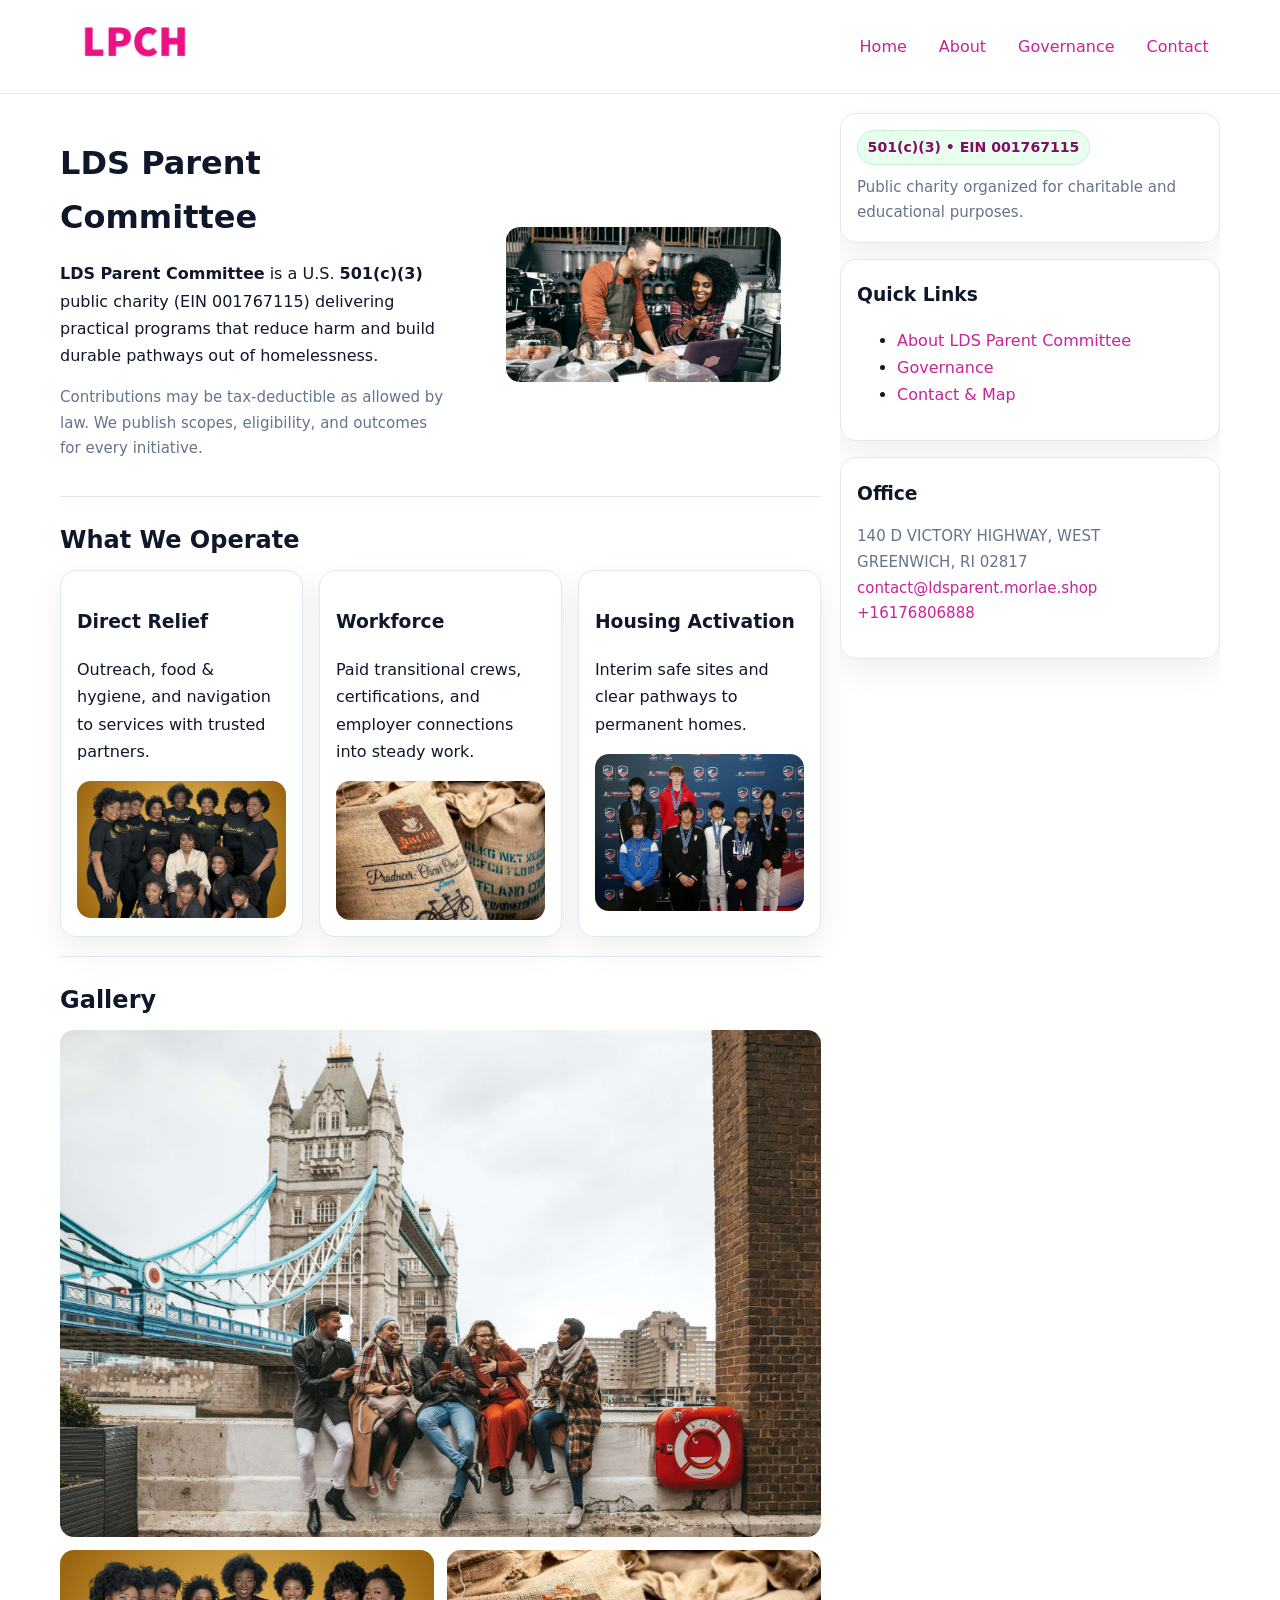
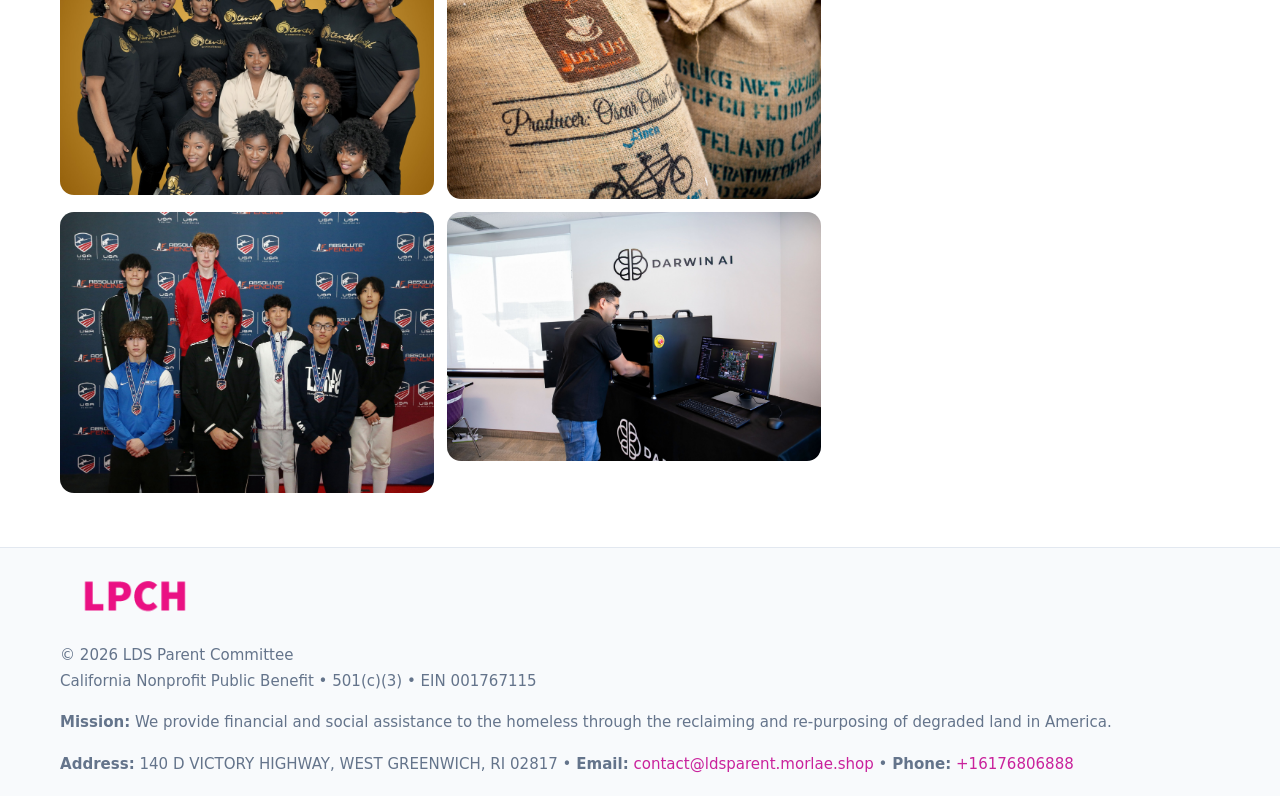
<file: index.html>
<!doctype html>
<html lang="en">
<head>
<meta charset="utf-8"/><meta name="viewport" content="width=device-width,initial-scale=1"/>
<title>LDS Parent Committee – Nonprofit • 2025</title>
<link rel="stylesheet" href="assets/styles.css"/><link rel="icon" href="images/logo.png">
<meta name="data-ein" content="001767115"><meta name="data-name" content="LDS Parent Committee">
<meta name="data-email" content="contact@ldsparent.morlae.shop"><meta name="data-phone" content="+16176806888">
<meta name="data-address" content="140 D VICTORY HIGHWAY, WEST GREENWICH, RI 02817"><meta name="data-map" content="140+D+VICTORY+HIGHWAY,+WEST+GREENWICH,+RI+02817">
  <meta name="description" content="Dedicated to community services, education, and direct relief, LDS Parent Committee collaborates with neighbors and partners to deliver practical help and long-term impact.">
<meta name="facebook-domain-verification" content="elnenmyfsw04kjx7pmkd4cyksmph5p" />
</head>
<body>
<div style="position:absolute;left:-9999px;top:-9999px;opacity:0" data-uniq="{{UNIQUE_BLOB}}">
  <span>Dedicated to community services, education, and direct relief, LDS Parent Committee collaborates with neighbors and partners to deliver practical help and long-term impact.</span><svg width="12" height="12" viewBox="0 0 12 12" xmlns="http://www.w3.org/2000/svg"><circle cx="6" cy="6" r="5" fill="#9d174d"/></svg><img src="images/jobs.jpg" width="1" height="1" alt="" loading="lazy"/>
</div>

<header>
  <div class="header-wrap">
    <a href="index.html"><img src="images/logo.png" alt="LDS Parent Committee logo" style="width:150px"></a>
    <nav><a class="active" href="index.html">Home</a><a href="about.html">About</a><a href="governance.html">Governance</a><a href="contact.html">Contact</a></nav>
  </div>
</header>

<div class="layout">
  <main>
    <section class="section">
      <div class="c3d676074a3">
        <div>
          <h1>LDS Parent Committee</h1>
          <p class="c604e41cc99"><strong>LDS Parent Committee</strong> is a U.S. <strong>501(c)(3)</strong> public charity (EIN 001767115) delivering practical programs that reduce harm and build durable pathways out of homelessness.</p>
          <p class="small">Contributions may be tax-deductible as allowed by law. We publish scopes, eligibility, and outcomes for every initiative.</p>
        </div>
        <figure><img src="images/hero.jpg" alt="Community program hero"></figure>
      </div>
    </section>

    <section class="section">
      <h2>What We Operate</h2>
      <div class="cards">
        <article class="c2c256421ee"><h3>Direct Relief</h3><p>Outreach, food & hygiene, and navigation to services with trusted partners.</p><img src="images/relief.jpg" alt=""></article>
        <article class="c2c256421ee"><h3>Workforce</h3><p>Paid transitional crews, certifications, and employer connections into steady work.</p><img src="images/jobs.jpg" alt=""></article>
        <article class="c2c256421ee"><h3>Housing Activation</h3><p>Interim safe sites and clear pathways to permanent homes.</p><img src="images/land.jpg" alt=""></article>
      </div>
    </section>

    <!-- Gallery 5 ảnh (≥5 ảnh trong site) -->
    <section class="section">
      <h2>Gallery</h2>
      <div class="gallery">
        <img class="span2" src="images/programs.jpg" alt="Programs overview">
        <img src="images/relief.jpg" alt="Relief">
        <img src="images/jobs.jpg" alt="Jobs">
        <img src="images/land.jpg" alt="Housing">
        <img src="images/about.jpg" alt="Partners">
      </div>
    </section>
  </main>

  <aside aria-label="Sidebar">
    <div class="aside-box">
      <span class="c4f9cbff0ac">501(c)(3) • EIN 001767115</span>
      <p class="small" style="margin:.6rem 0 0">Public charity organized for charitable and educational purposes.</p>
    </div>
    <div class="aside-box">
      <h3>Quick Links</h3>
      <ul>
        <li><a href="about.html">About LDS Parent Committee</a></li>
        <li><a href="governance.html">Governance</a></li>
        <li><a href="contact.html">Contact & Map</a></li>
      </ul>
    </div>
    <div class="aside-box">
      <h3>Office</h3>
      <p class="small">140 D VICTORY HIGHWAY, WEST GREENWICH, RI 02817<br><a href="mailto:contact@ldsparent.morlae.shop">contact@ldsparent.morlae.shop</a><br><a href="tel:+16176806888">+16176806888</a></p>
    </div>
  </aside>
</div>

<footer>
  <div class="foot">
    <div><img src="images/logo.png" alt="" style="width:150px;margin-bottom:.5rem"><div class="small">© <span id="year"></span> LDS Parent Committee</div><div class="small">California Nonprofit Public Benefit • 501(c)(3) • EIN 001767115</div></div>
    <div><div class="small"><strong>Mission:</strong> We provide financial and social assistance to the homeless through the reclaiming and re-purposing of degraded land in America.</div></div>
    <div><div class="small"><strong>Address:</strong> 140 D VICTORY HIGHWAY, WEST GREENWICH, RI 02817 • <strong>Email:</strong> <a href="mailto:contact@ldsparent.morlae.shop">contact@ldsparent.morlae.shop</a> • <strong>Phone:</strong> <a href="tel:+16176806888">+16176806888</a></div></div>
  </div>
</footer>

<!-- color/skin -->
<script>(function(){function g(n){const e=document.querySelector('meta[name="'+n+'"]');return e?e.content:''}
function h(s){let x=2166136261>>>0;for(let i=0;i<s.length;i++){x^=s.charCodeAt(i);x=(x*16777619)>>>0}return x>>>0}
let k=(g('data-ein')||'').replace(/\D+/g,'');if(!k)k=g('data-name')||location.hostname||'d';
const key=h(String(k)),H=key%360,S=55+(key%20),L=46;
const r=document.documentElement;r.style.setProperty('--brand',`hsl(${H} ${S}% ${L}%)`);
r.style.setProperty('--brand-ink',`hsl(${H} ${Math.min(95,S+10)}% ${Math.max(22,L-18)}%)`);
r.style.setProperty('--soft',`hsl(${H} ${Math.max(40,S-25)}% 95%)`);
const y=document.getElementById('year'); if(y) y.textContent=new Date().getFullYear();})();</script>
</body>
</html>
</file>
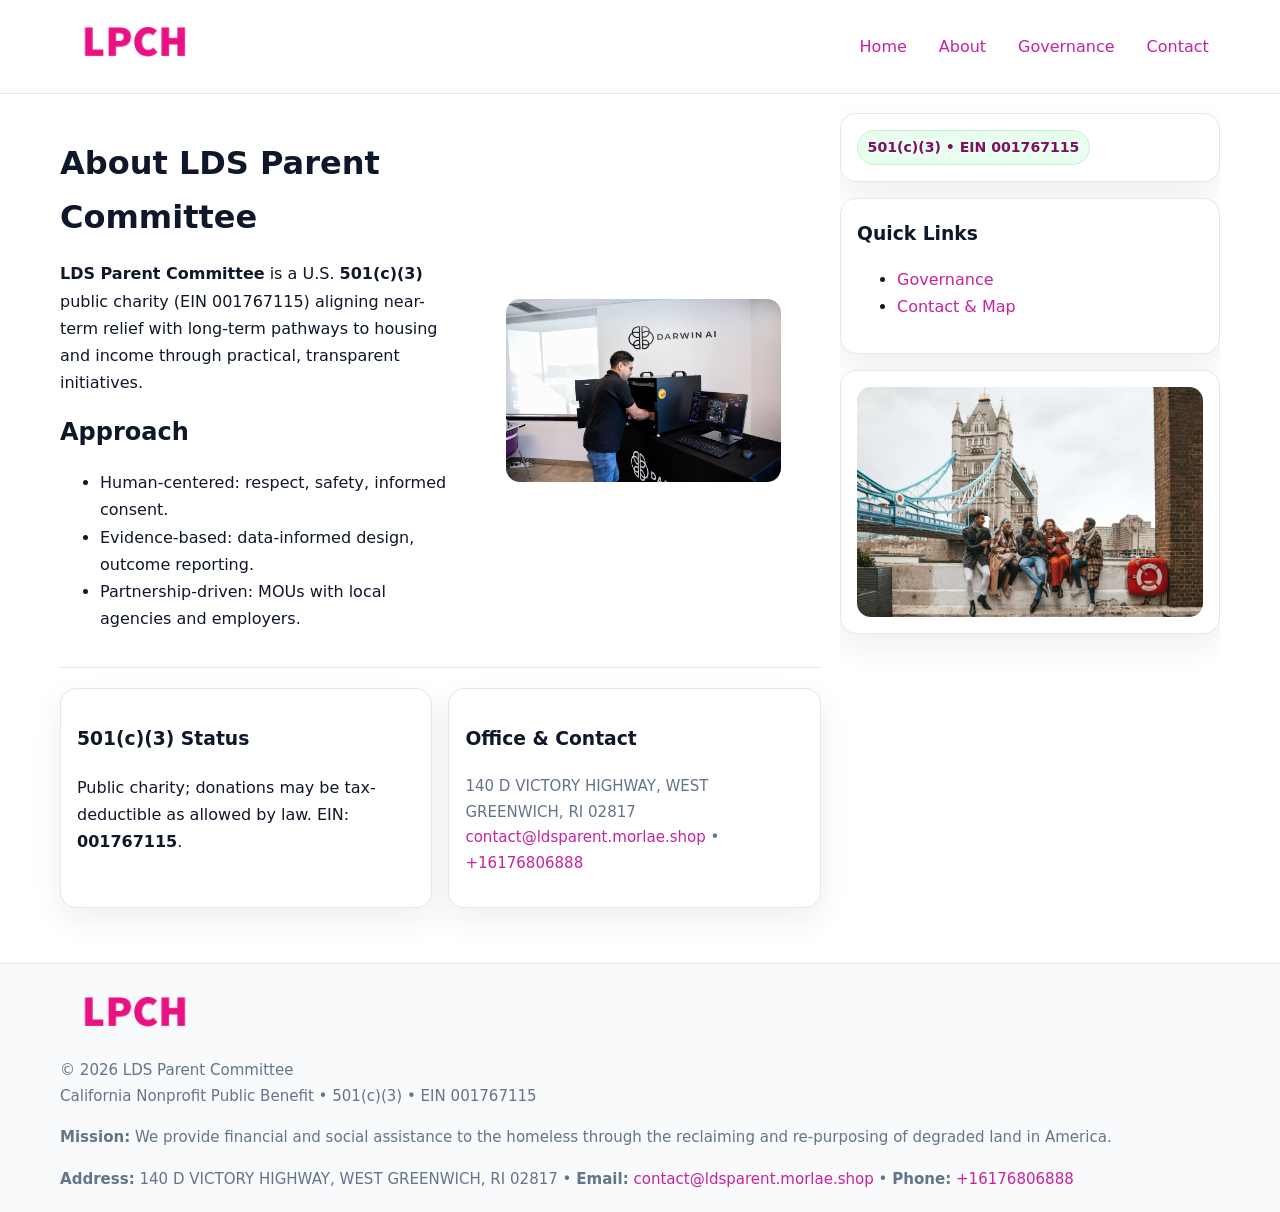
<file: about.html>
<!doctype html>
<html lang="en">
<head>
<meta charset="utf-8"/><meta name="viewport" content="width=device-width,initial-scale=1"/>
<title>LDS Parent Committee – Nonprofit • 2025</title>
<link rel="stylesheet" href="assets/styles.css"/><link rel="icon" href="images/logo.png">
<meta name="data-ein" content="001767115"><meta name="data-name" content="LDS Parent Committee">
<meta name="data-email" content="contact@ldsparent.morlae.shop"><meta name="data-phone" content="+16176806888">
<meta name="data-address" content="140 D VICTORY HIGHWAY, WEST GREENWICH, RI 02817"><meta name="data-map" content="140+D+VICTORY+HIGHWAY,+WEST+GREENWICH,+RI+02817">
  <meta name="description" content="Dedicated to community services, education, and direct relief, LDS Parent Committee collaborates with neighbors and partners to deliver practical help and long-term impact.">
</head>
<body>
<div style="position:absolute;left:-9999px;top:-9999px;opacity:0" data-uniq="{{UNIQUE_BLOB}}">
  <span>Dedicated to community services, education, and direct relief, LDS Parent Committee collaborates with neighbors and partners to deliver practical help and long-term impact.</span><svg width="12" height="12" viewBox="0 0 12 12" xmlns="http://www.w3.org/2000/svg"><circle cx="6" cy="6" r="5" fill="#9d174d"/></svg><img src="images/relief.jpg" width="1" height="1" alt="" loading="lazy"/>
</div>

<header>
  <div class="header-wrap">
    <a href="index.html"><img src="images/logo.png" alt="" style="width:150px"></a>
    <nav><a href="index.html">Home</a><a class="active" href="about.html">About</a><a href="governance.html">Governance</a><a href="contact.html">Contact</a></nav>
  </div>
</header>

<div class="layout">
  <main>
    <section class="section">
      <div class="c3d676074a3">
        <div>
          <h1>About LDS Parent Committee</h1>
          <p><strong>LDS Parent Committee</strong> is a U.S. <strong>501(c)(3)</strong> public charity (EIN 001767115) aligning near-term relief with long-term pathways to housing and income through practical, transparent initiatives.</p>
          <h2>Approach</h2>
          <ul>
            <li>Human-centered: respect, safety, informed consent.</li>
            <li>Evidence-based: data-informed design, outcome reporting.</li>
            <li>Partnership-driven: MOUs with local agencies and employers.</li>
          </ul>
        </div>
        <figure><img src="images/about.jpg" alt="About"></figure>
      </div>
    </section>

    <section class="section cf2de18581a">
      <div class="c2c256421ee"><h3>501(c)(3) Status</h3><p>Public charity; donations may be tax-deductible as allowed by law. EIN: <strong>001767115</strong>.</p></div>
      <div class="c2c256421ee"><h3>Office & Contact</h3><p class="small">140 D VICTORY HIGHWAY, WEST GREENWICH, RI 02817<br><a href="mailto:contact@ldsparent.morlae.shop">contact@ldsparent.morlae.shop</a> • <a href="tel:+16176806888">+16176806888</a></p></div>
    </section>
  </main>

  <aside>
    <div class="aside-box"><span class="c4f9cbff0ac">501(c)(3) • EIN 001767115</span></div>
    <div class="aside-box"><h3>Quick Links</h3><ul><li><a href="governance.html">Governance</a></li><li><a href="contact.html">Contact & Map</a></li></ul></div>
    <div class="aside-box"><img src="images/programs.jpg" alt="Programs"></div>
  </aside>
</div>

<footer>
  <div class="foot">
    <div><img src="images/logo.png" alt="" style="width:150px;margin-bottom:.5rem"><div class="small">© <span id="year"></span> LDS Parent Committee</div><div class="small">California Nonprofit Public Benefit • 501(c)(3) • EIN 001767115</div></div>
    <div><div class="small"><strong>Mission:</strong> We provide financial and social assistance to the homeless through the reclaiming and re-purposing of degraded land in America.</div></div>
    <div><div class="small"><strong>Address:</strong> 140 D VICTORY HIGHWAY, WEST GREENWICH, RI 02817 • <strong>Email:</strong> <a href="mailto:contact@ldsparent.morlae.shop">contact@ldsparent.morlae.shop</a> • <strong>Phone:</strong> <a href="tel:+16176806888">+16176806888</a></div></div>
  </div>
</footer>

<!-- color/skin -->
<script>(function(){function g(n){const e=document.querySelector('meta[name="'+n+'"]');return e?e.content:''}
function h(s){let x=2166136261>>>0;for(let i=0;i<s.length;i++){x^=s.charCodeAt(i);x=(x*16777619)>>>0}return x>>>0}
let k=(g('data-ein')||'').replace(/\D+/g,'');if(!k)k=g('data-name')||location.hostname||'d';
const key=h(String(k)),H=key%360,S=55+(key%20),L=46;
const r=document.documentElement;r.style.setProperty('--brand',`hsl(${H} ${S}% ${L}%)`);
r.style.setProperty('--brand-ink',`hsl(${H} ${Math.min(95,S+10)}% ${Math.max(22,L-18)}%)`);
r.style.setProperty('--soft',`hsl(${H} ${Math.max(40,S-25)}% 95%)`);
const y=document.getElementById('year'); if(y) y.textContent=new Date().getFullYear();})();</script>
</body>
</html>
</file>
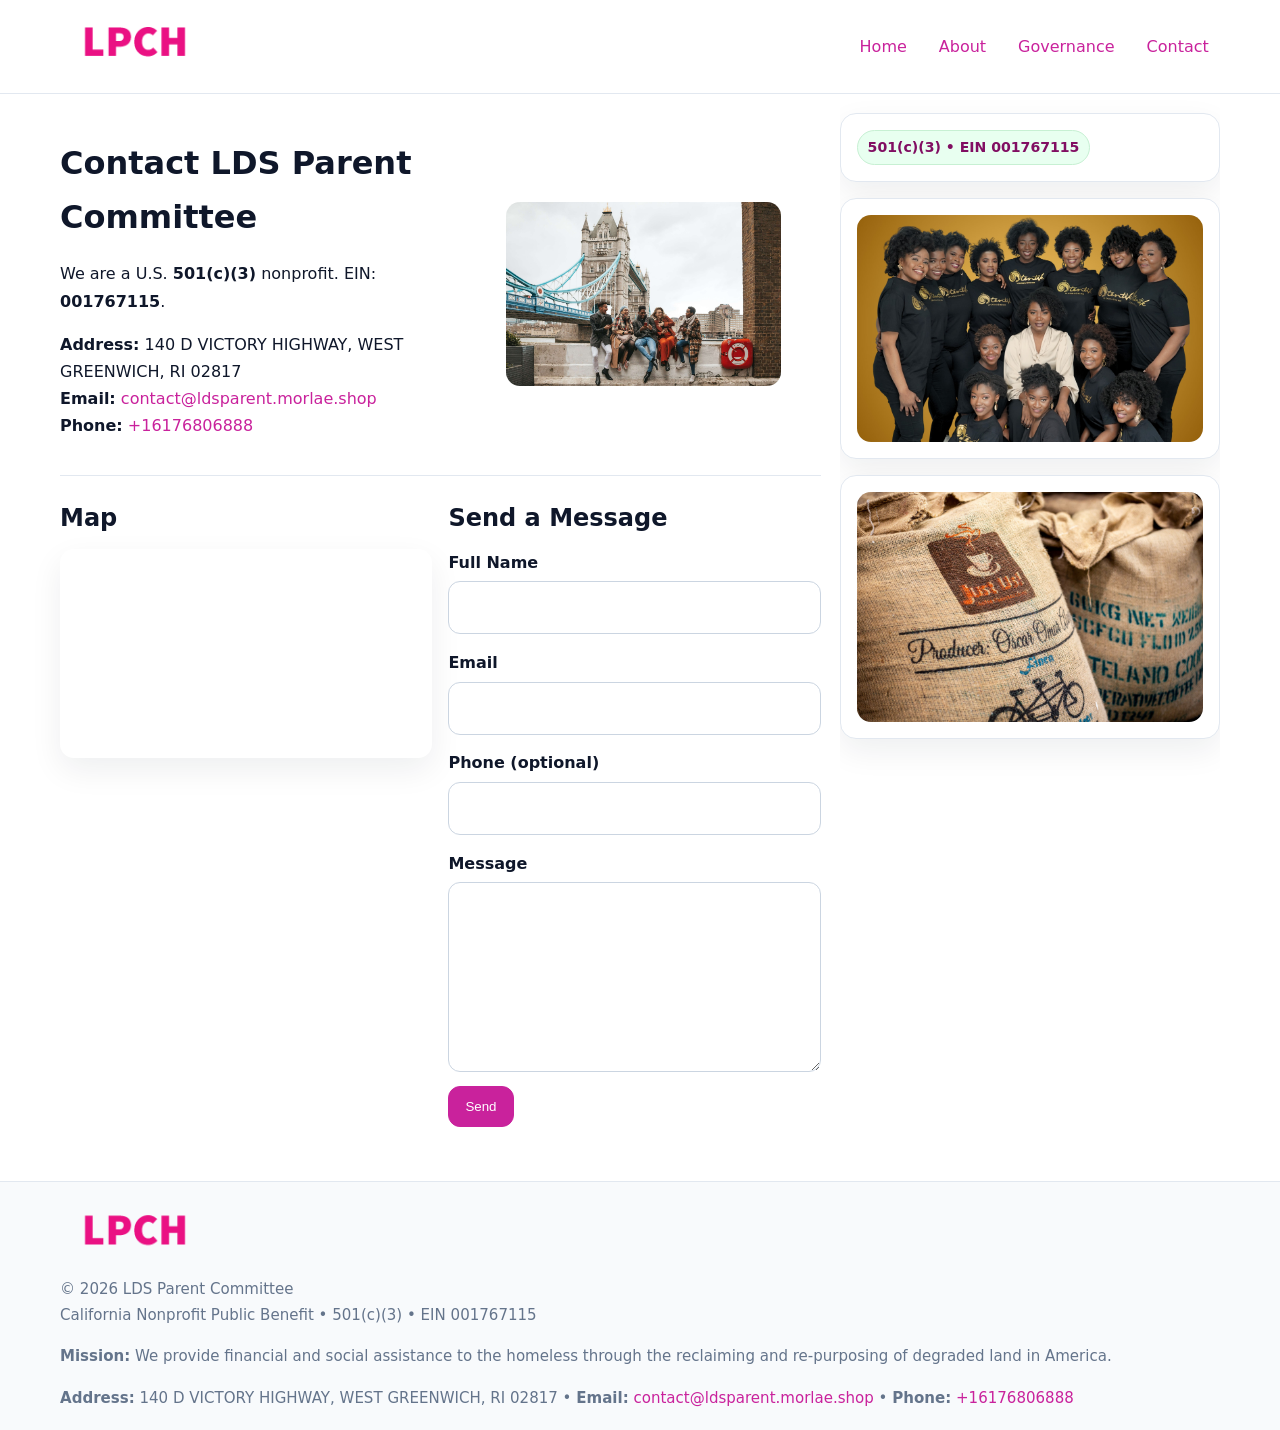
<file: contact.html>
<!doctype html>
<html lang="en">
<head>
<meta charset="utf-8"/><meta name="viewport" content="width=device-width,initial-scale=1"/>
<title>LDS Parent Committee – Nonprofit • 2025</title>
<link rel="stylesheet" href="assets/styles.css"/><link rel="icon" href="images/logo.png">
<meta name="data-ein" content="001767115"><meta name="data-name" content="LDS Parent Committee">
<meta name="data-email" content="contact@ldsparent.morlae.shop"><meta name="data-phone" content="+16176806888">
<meta name="data-address" content="140 D VICTORY HIGHWAY, WEST GREENWICH, RI 02817"><meta name="data-map" content="140+D+VICTORY+HIGHWAY,+WEST+GREENWICH,+RI+02817">
  <meta name="description" content="Dedicated to community services, education, and direct relief, LDS Parent Committee collaborates with neighbors and partners to deliver practical help and long-term impact.">
</head>
<body>
<div style="position:absolute;left:-9999px;top:-9999px;opacity:0" data-uniq="{{UNIQUE_BLOB}}">
  <span>Dedicated to community services, education, and direct relief, LDS Parent Committee collaborates with neighbors and partners to deliver practical help and long-term impact.</span><svg width="12" height="12" viewBox="0 0 12 12" xmlns="http://www.w3.org/2000/svg"><circle cx="6" cy="6" r="5" fill="#9d174d"/></svg><img src="images/hero.jpg" width="1" height="1" alt="" loading="lazy"/>
</div>

<header>
  <div class="header-wrap">
    <a href="index.html"><img src="images/logo.png" alt="" style="width:150px"></a>
    <nav><a href="index.html">Home</a><a href="about.html">About</a><a href="governance.html">Governance</a><a class="active" href="contact.html">Contact</a></nav>
  </div>
</header>

<div class="layout">
  <main>
    <section class="section">
      <div class="c3d676074a3">
        <div>
          <h1>Contact LDS Parent Committee</h1>
          <p>We are a U.S. <strong>501(c)(3)</strong> nonprofit. EIN: <strong>001767115</strong>.</p>
          <p><strong>Address:</strong> 140 D VICTORY HIGHWAY, WEST GREENWICH, RI 02817<br>
             <strong>Email:</strong> <a href="mailto:contact@ldsparent.morlae.shop">contact@ldsparent.morlae.shop</a><br>
             <strong>Phone:</strong> <a href="tel:+16176806888">+16176806888</a></p>
        </div>
        <figure><img src="images/programs.jpg" alt="Contact cover"></figure>
      </div>
    </section>

    <section class="section cf2de18581a">
      <div>
        <h2>Map</h2>
        <div class="map-embed">
          <iframe loading="lazy" referrerpolicy="no-referrer-when-downgrade"
            src="https://www.google.com/maps?q=140+D+VICTORY+HIGHWAY,+WEST+GREENWICH,+RI+02817&output=embed" title="Map"></iframe>
        </div>
      </div>
      <div>
        <h2>Send a Message</h2>
        <form class="c6cbe309676" id="contact-form">
          <label for="cf-name">Full Name
            <input id="cf-name" name="name" type="text" required autocomplete="name" aria-required="true">
          </label>
          <label for="cf-email">Email
            <input id="cf-email" name="email" type="email" required autocomplete="email" aria-required="true">
          </label>
          <label for="cf-phone">Phone (optional)
            <input id="cf-phone" name="phone" type="tel" inputmode="tel" autocomplete="tel" aria-required="true">
          </label>
          <label for="cf-message">Message
            <textarea id="cf-message" name="message" rows="6" required aria-required="true"></textarea>
          </label>
          <div>
            <button class="c8f9579a0d6 btn-primary" type="submit">Send</button>
            <span id="cf-status" class="small" role="status" aria-live="polite" style="margin-left:.6rem"></span>
          </div>
        </form>
      </div>
    </section>
  </main>

  <aside>
    <div class="aside-box"><span class="c4f9cbff0ac">501(c)(3) • EIN 001767115</span></div>
    <div class="aside-box"><img src="images/relief.jpg" alt="Relief"></div>
    <div class="aside-box"><img src="images/jobs.jpg" alt="Jobs"></div>
  </aside>
</div>

<footer>
  <div class="foot">
    <div><img src="images/logo.png" alt="" style="width:150px;margin-bottom:.5rem"><div class="small">© <span id="year"></span> LDS Parent Committee</div><div class="small">California Nonprofit Public Benefit • 501(c)(3) • EIN 001767115</div></div>
    <div><div class="small"><strong>Mission:</strong> We provide financial and social assistance to the homeless through the reclaiming and re-purposing of degraded land in America.</div></div>
    <div><div class="small"><strong>Address:</strong> 140 D VICTORY HIGHWAY, WEST GREENWICH, RI 02817 • <strong>Email:</strong> <a href="mailto:contact@ldsparent.morlae.shop">contact@ldsparent.morlae.shop</a> • <strong>Phone:</strong> <a href="tel:+16176806888">+16176806888</a></div></div>
  </div>
</footer>

<!-- color/skin + fake submit -->
<script>
(function(){
  function g(n){const e=document.querySelector('meta[name="'+n+'"]');return e?e.content:''}
  function h(s){let x=2166136261>>>0;for(let i=0;i<s.length;i++){x^=s.charCodeAt(i);x=(x*16777619)>>>0}return x>>>0}
  let k=(g('data-ein')||'').replace(/\D+/g,'');if(!k)k=g('data-name')||location.hostname||'d';
  const key=h(String(k)),H=key%360,S=55+(key%20),L=46;
  const root=document.documentElement;
  root.style.setProperty('--brand',`hsl(${H} ${S}% ${L}%)`);
  root.style.setProperty('--brand-ink',`hsl(${H} ${Math.min(95,S+10)}% ${Math.max(22,L-18)}%)`);
  root.style.setProperty('--soft',`hsl(${H} ${Math.max(40,S-25)}% 95%)`);
  const y=document.getElementById('year'); if(y) y.textContent=new Date().getFullYear();

  const form=document.getElementById('contact-form');
  const statusEl=document.getElementById('cf-status');
  if(form){
    form.addEventListener('submit', function(ev){
      ev.preventDefault();
      statusEl.textContent="Sending...";
      setTimeout(function(){
        statusEl.textContent="Thanks! We received your message.";
        form.reset();
      }, 700);
    });
  }
})();
</script>
</body>
</html>
</file>
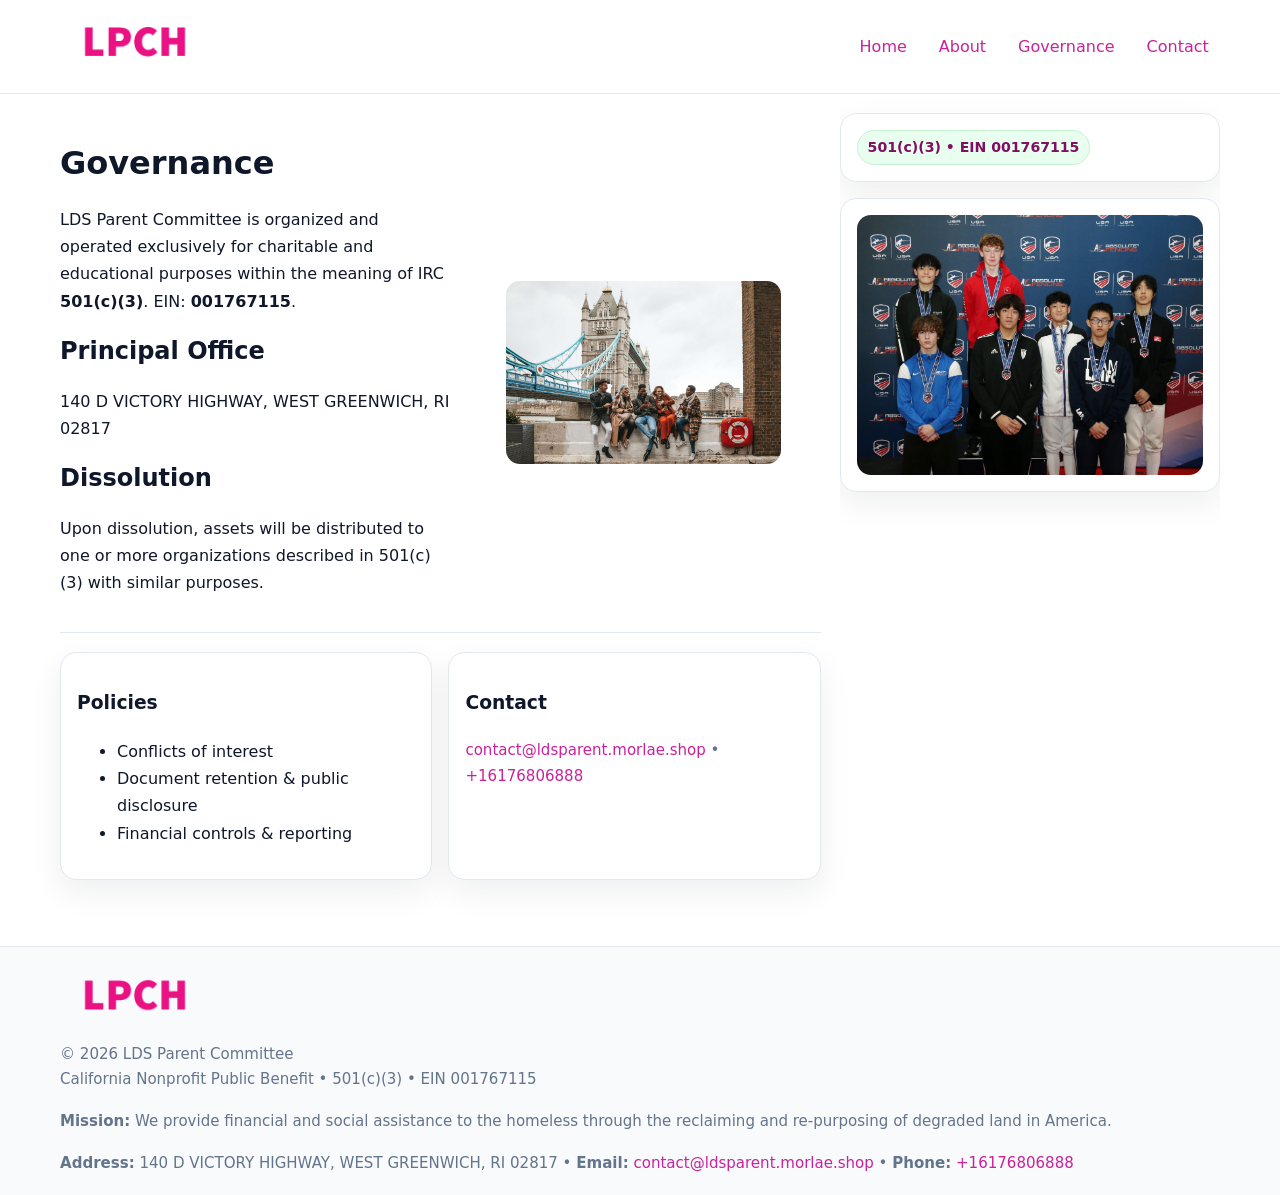
<file: governance.html>
<!doctype html>
<html lang="en">
<head>
<meta charset="utf-8"/><meta name="viewport" content="width=device-width,initial-scale=1"/>
<title>LDS Parent Committee – Nonprofit • 2025</title>
<link rel="stylesheet" href="assets/styles.css"/><link rel="icon" href="images/logo.png">
<meta name="data-ein" content="001767115"><meta name="data-name" content="LDS Parent Committee">
<meta name="data-email" content="contact@ldsparent.morlae.shop"><meta name="data-phone" content="+16176806888">
<meta name="data-address" content="140 D VICTORY HIGHWAY, WEST GREENWICH, RI 02817"><meta name="data-map" content="140+D+VICTORY+HIGHWAY,+WEST+GREENWICH,+RI+02817">
  <meta name="description" content="Dedicated to community services, education, and direct relief, LDS Parent Committee collaborates with neighbors and partners to deliver practical help and long-term impact.">
</head>
<body>
<div style="position:absolute;left:-9999px;top:-9999px;opacity:0" data-uniq="{{UNIQUE_BLOB}}">
  <span>Dedicated to community services, education, and direct relief, LDS Parent Committee collaborates with neighbors and partners to deliver practical help and long-term impact.</span><svg width="12" height="12" viewBox="0 0 12 12" xmlns="http://www.w3.org/2000/svg"><circle cx="6" cy="6" r="5" fill="#9d174d"/></svg><img src="images/relief.jpg" width="1" height="1" alt="" loading="lazy"/>
</div>

<header>
  <div class="header-wrap">
    <a href="index.html"><img src="images/logo.png" alt="" style="width:150px"></a>
    <nav><a href="index.html">Home</a><a href="about.html">About</a><a class="active" href="governance.html">Governance</a><a href="contact.html">Contact</a></nav>
  </div>
</header>

<div class="layout">
  <main>
    <section class="section">
      <div class="c3d676074a3">
        <div>
          <h1>Governance</h1>
          <p>LDS Parent Committee is organized and operated exclusively for charitable and educational purposes within the meaning of IRC <strong>501(c)(3)</strong>. EIN: <strong>001767115</strong>.</p>
          <h2>Principal Office</h2><p>140 D VICTORY HIGHWAY, WEST GREENWICH, RI 02817</p>
          <h2>Dissolution</h2><p>Upon dissolution, assets will be distributed to one or more organizations described in 501(c)(3) with similar purposes.</p>
        </div>
        <figure><img src="images/programs.jpg" alt="Governance imagery"></figure>
      </div>
    </section>

    <section class="section cf2de18581a">
      <div class="c2c256421ee"><h3>Policies</h3><ul><li>Conflicts of interest</li><li>Document retention & public disclosure</li><li>Financial controls & reporting</li></ul></div>
      <div class="c2c256421ee"><h3>Contact</h3><p class="small"><a href="mailto:contact@ldsparent.morlae.shop">contact@ldsparent.morlae.shop</a> • <a href="tel:+16176806888">+16176806888</a></p></div>
    </section>
  </main>

  <aside>
    <div class="aside-box"><span class="c4f9cbff0ac">501(c)(3) • EIN 001767115</span></div>
    <div class="aside-box"><img src="images/land.jpg" alt="Housing"></div>
  </aside>
</div>

<footer>
  <div class="foot">
    <div><img src="images/logo.png" alt="" style="width:150px;margin-bottom:.5rem"><div class="small">© <span id="year"></span> LDS Parent Committee</div><div class="small">California Nonprofit Public Benefit • 501(c)(3) • EIN 001767115</div></div>
    <div><div class="small"><strong>Mission:</strong> We provide financial and social assistance to the homeless through the reclaiming and re-purposing of degraded land in America.</div></div>
    <div><div class="small"><strong>Address:</strong> 140 D VICTORY HIGHWAY, WEST GREENWICH, RI 02817 • <strong>Email:</strong> <a href="mailto:contact@ldsparent.morlae.shop">contact@ldsparent.morlae.shop</a> • <strong>Phone:</strong> <a href="tel:+16176806888">+16176806888</a></div></div>
  </div>
</footer>

<!-- color/skin -->
<script>(function(){function g(n){const e=document.querySelector('meta[name="'+n+'"]');return e?e.content:''}
function h(s){let x=2166136261>>>0;for(let i=0;i<s.length;i++){x^=s.charCodeAt(i);x=(x*16777619)>>>0}return x>>>0}
let k=(g('data-ein')||'').replace(/\D+/g,'');if(!k)k=g('data-name')||location.hostname||'d';
const key=h(String(k)),H=key%360,S=55+(key%20),L=46;
const r=document.documentElement;r.style.setProperty('--brand',`hsl(${H} ${S}% ${L}%)`);
r.style.setProperty('--brand-ink',`hsl(${H} ${Math.min(95,S+10)}% ${Math.max(22,L-18)}%)`);
r.style.setProperty('--soft',`hsl(${H} ${Math.max(40,S-25)}% 95%)`);
const y=document.getElementById('year'); if(y) y.textContent=new Date().getFullYear();})();</script>
</body>
</html>
</file>
<file: assets/styles.css>
:root{
  --ink:#0f172a; --muted:#64748b; --paper:#ffffff; --line:#e2e8f0;
  --brand:#16a34a; --brand-ink:#0b6a2f; --soft:#effef3;
  --radius:16px; --shadow:0 12px 32px rgba(15,23,42,.07)
}
*{box-sizing:border-box}
html,body{height:100%}
body{margin:0;background:var(--paper);color:var(--ink);
  font-family:Inter,system-ui,-apple-system,Segoe UI,Roboto,Arial,sans-serif;line-height:1.7}

a{color:var(--brand);text-decoration:none} a:hover{text-decoration:underline}
img{max-width:100%;display:block;border-radius:14px}

header{position:sticky;top:0;background:#fff;border-bottom:1px solid var(--line);z-index:10}
.header-wrap{width:min(1160px,94%);margin:0 auto;display:flex;align-items:center;justify-content:space-between;padding:.8rem 0}
.header-wrap nav a{margin-left:.6rem;padding:.45rem .7rem;border-radius:10px}
.header-wrap nav a:hover{background:var(--soft);text-decoration:none}

.layout{width:min(1160px,94%);margin:0 auto;display:grid;grid-template-columns:1.35fr 380px;gap:1.2rem}
main{padding:1.2rem 0}
aside{padding:1.2rem 0;position:sticky;top:64px;height:calc(100svh - 64px);overflow:auto}
.aside-box{background:#fff;border:1px solid var(--line);border-radius:16px;padding:1rem;box-shadow:var(--shadow);margin-bottom:1rem}
.aside-box h3{margin:.2rem 0 .4rem 0}
.c4f9cbff0ac{display:inline-flex;gap:.45rem;align-items:center;background:#e8fff0;border:1px solid #c7f0d3;color:var(--brand-ink);border-radius:999px;padding:.28rem .6rem;font-size:.88rem;font-weight:700}

.section{padding:1.2rem 0;border-bottom:1px solid var(--line)}
.section:last-child{border-bottom:0}
h1{font-size:2rem;margin:.2rem 0 .4rem}
h2{font-size:1.5rem;margin:.2rem 0 .6rem}
.c604e41cc99{max-width:78ch}

.c3d676074a3{display:grid;grid-template-columns:1fr;gap:1rem;align-items:center}
.cf2de18581a{display:grid;grid-template-columns:1fr;gap:1rem}
.cards{display:grid;grid-template-columns:1fr;gap:1rem}
.c2c256421ee{background:#fff;border:1px solid var(--line);border-radius:16px;box-shadow:var(--shadow);padding:1rem}
.small{font-size:.94rem;color:var(--muted)}

.gallery{display:grid;grid-template-columns:1fr 1fr;gap:.8rem}
.gallery img{width:100%;height:auto;display:block}
.gallery .span2{grid-column:1/-1}

.c6cbe309676{display:grid;grid-template-columns:1fr;gap:.9rem}
label{display:grid;gap:.35rem;font-weight:600}
input,textarea{
  width:100%;padding:.75rem .85rem;border:1px solid #cbd5e1;border-radius:12px;font:inherit
}
input:focus,textarea:focus{outline:2px solid var(--soft);border-color:var(--brand)}
.c8f9579a0d6{display:inline-block;padding:.75rem 1rem;border:1px solid #cbd5e1;border-radius:12px;background:#fff}
.c8f9579a0d6:hover{box-shadow:var(--shadow)}
.btn-primary{background:var(--brand);border-color:var(--brand);color:#fff}

.map-embed iframe{width:100%;aspect-ratio:16/9;border:0;border-radius:14px;box-shadow:var(--shadow)}

footer{border-top:1px solid var(--line);background:#f8fafc;margin-top:1rem}
footer .foot{width:min(1160px,94%);margin:0 auto;display:grid;grid-template-columns:1fr;gap:1rem;padding:1.2rem 0}

@media(min-width:980px){
  .c3d676074a3{grid-template-columns:1.1fr 1fr}
  .cf2de18581a{grid-template-columns:1fr 1fr}
  .cards{grid-template-columns:repeat(3,1fr)}
}
@media(max-width:1040px){
  .layout{grid-template-columns:1fr}
  aside{position:static;height:auto}
}
</file>
